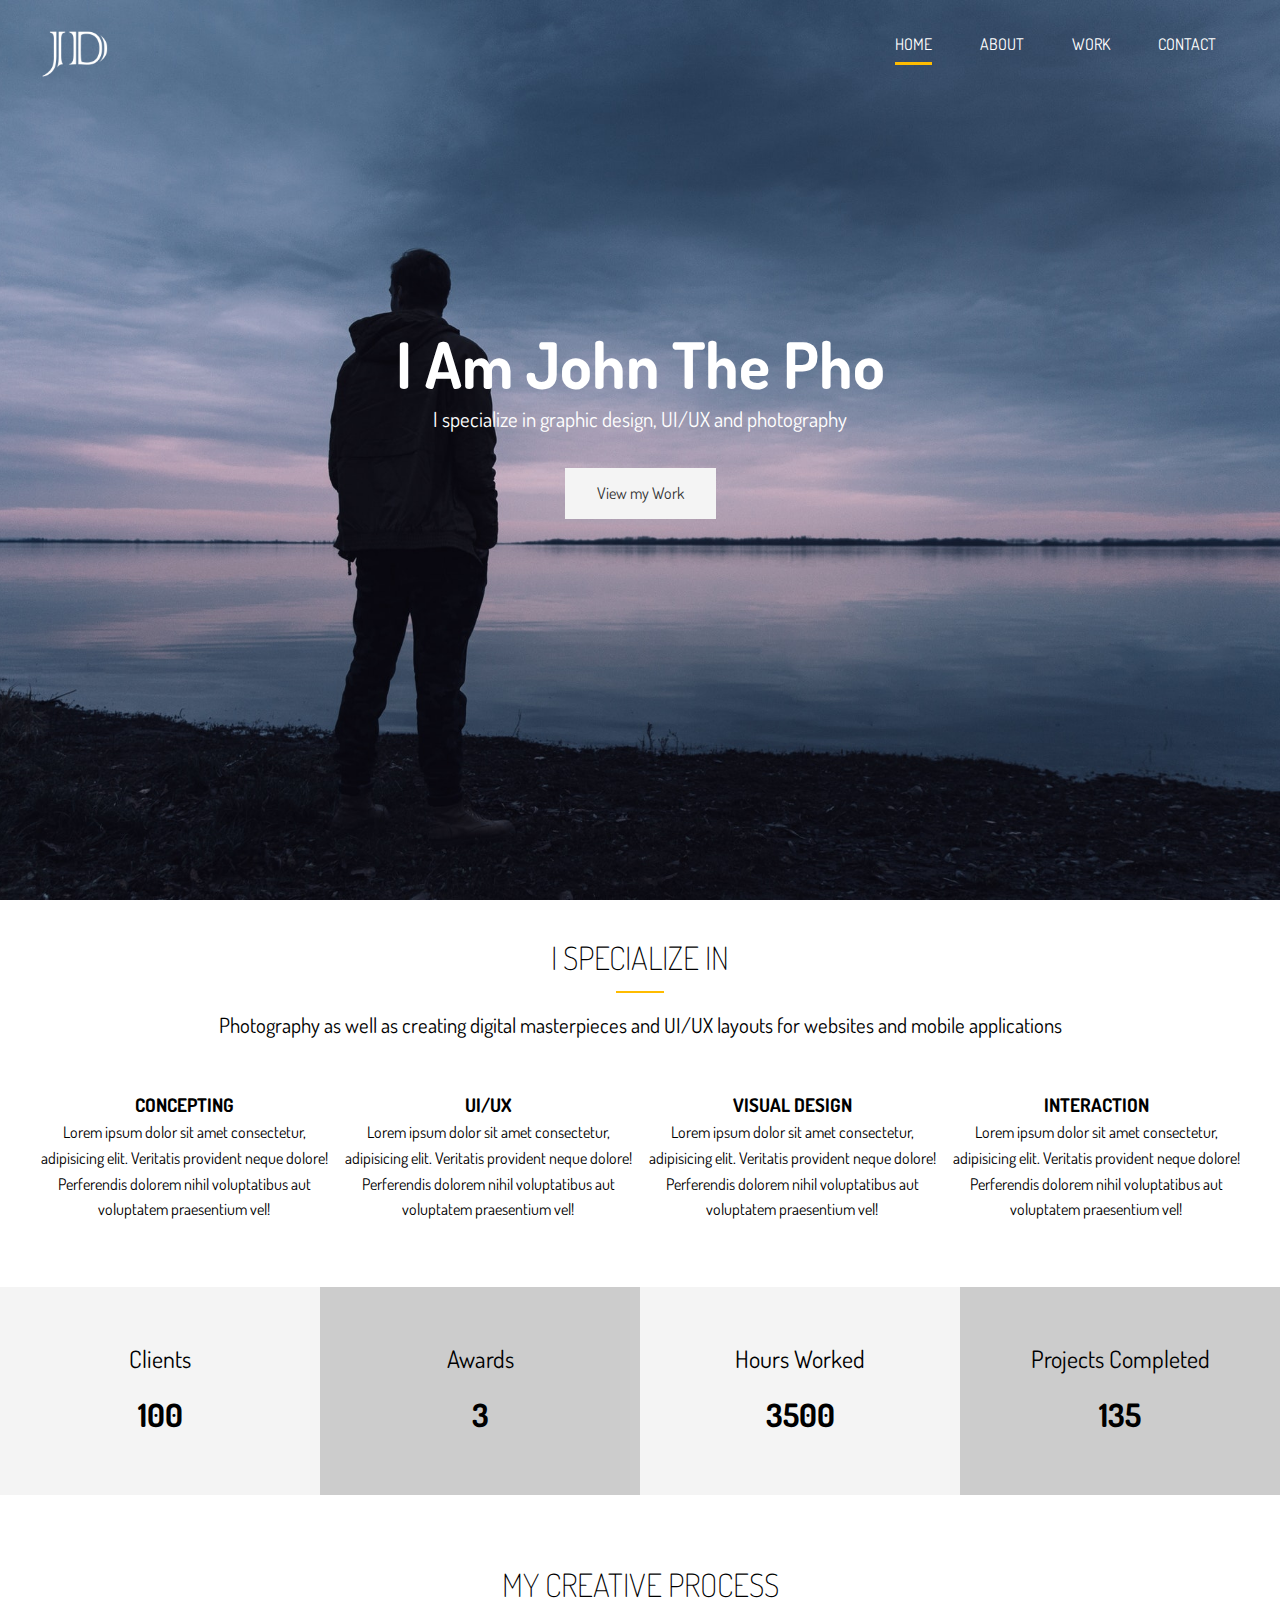
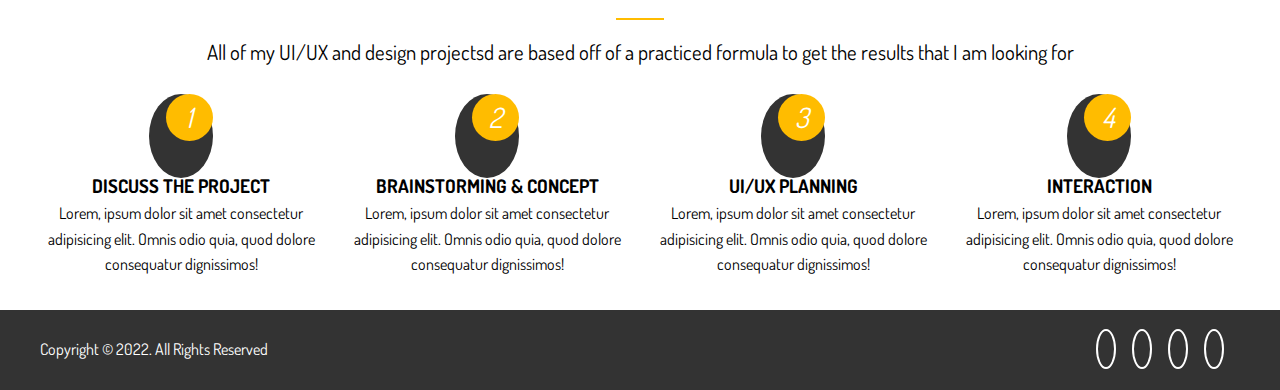
<file: index.html>
<!DOCTYPE html>
<html lang="en">
<head>
    <meta charset="UTF-8">
    <meta http-equiv="X-UA-Compatible" content="IE=edge">
    <meta name="viewport" content="width=device-width, initial-scale=1.0">
    <!-- FontAwesome -->
    <link rel="stylesheet" href="https://cdnjs.cloudflare.com/ajax/libs/font-awesome/6.1.2/css/all.min.css" integrity="sha512-1sCRPdkRXhBV2PBLUdRb4tMg1w2YPf37qatUFeS7zlBy7jJI8Lf4VHwWfZZfpXtYSLy85pkm9GaYVYMfw5BC1A==" crossorigin="anonymous" referrerpolicy="no-referrer" />
    <!-- fonts -->
    <link rel="preconnect" href="https://fonts.googleapis.com">
    <link rel="preconnect" href="https://fonts.gstatic.com" crossorigin>
    <link href="https://fonts.googleapis.com/css2?family=Dosis&display=swap" rel="stylesheet">
    <!-- css -->
    <link rel="stylesheet" href="css/main.css">
    <title>John Doe | UI UX Designer & Photographer</title>
</head>
<body>
    <!-- header -->
    <header id="header-home">
        <div class="container">
            <nav id="main-nav">
                <img src="img/logo.png" alt="My Portfolio" id="logo">
                <ul>
                    <li><a href="index.html" class="current">Home</a></li>
                    <li><a href="about.html">About</a></li>
                    <li><a href="work.html">Work</a></li>
                    <li><a href="contact.html">Contact</a></li>
                </ul>
            </nav>
            <div class="header-content">
                <h1>I Am John The <span class="txt-type" data-wait="3000" data-words='["Photographer", "Designer", "UI/UX Dev"]'></span></h1>
                <p class="lead">I specialize in graphic design, UI/UX and photography</p>
                <a href="work.html" class="btn-light">View my Work</a>
            </div>
        </div>
    </header>

    <!-- Section A: Specializations -->
    <section id="home-a" class="text-center py-2">
        <div class="container">
            <h2 class="section-title">I Specialize In</h2>
            <div class="bottom-line"></div>
            <p class="lead">
                Photography as well as creating digital masterpieces and UI/UX layouts for websites and mobile applications
            </p>
            <div class="specials">
                <div>
                    <i class="fas fa-file-alt fa-2x"></i>
                    <h3>Concepting</h3>
                    <p>Lorem ipsum dolor sit amet consectetur, adipisicing elit. Veritatis provident neque dolore! Perferendis dolorem nihil voluptatibus aut voluptatem praesentium vel!</p>
                </div>
                <div>
                    <i class="fas fa-desktop fa-2x"></i>
                    <h3>UI/UX</h3>
                    <p>Lorem ipsum dolor sit amet consectetur, adipisicing elit. Veritatis provident neque dolore! Perferendis dolorem nihil voluptatibus aut voluptatem praesentium vel!</p>
                </div>
                <div>
                    <i class="fas fa-object-ungroup fa-2x"></i>
                    <h3>Visual Design</h3>
                    <p>Lorem ipsum dolor sit amet consectetur, adipisicing elit. Veritatis provident neque dolore! Perferendis dolorem nihil voluptatibus aut voluptatem praesentium vel!</p>
                </div>
                <div>
                    <i class="fas fa-thumbs-up fa-2x"></i>
                    <h3>Interaction</h3>
                    <p>Lorem ipsum dolor sit amet consectetur, adipisicing elit. Veritatis provident neque dolore! Perferendis dolorem nihil voluptatibus aut voluptatem praesentium vel!</p>
                </div>
            </div>
        </div>
    </section>

    <!-- section B: stats -->
    <section id="home-b" class="text-center py-2">
        <div class="stats">
            <div>
                <ul>
                    <li><i class="fas fa-users fa-3x"></i></li>
                    <li class="stats-title">Clients</li>
                    <li class="stats-number">100</li>
                </ul>
            </div>
            <div>
                <ul>
                    <li><i class="fas fa-award fa-3x"></i></li>
                    <li class="stats-title">Awards</li>
                    <li class="stats-number">3</li>
                </ul>
            </div>
            <div>
                <ul>
                    <li><i class="fas fa-hourglass-start fa-3x"></i></li>
                    <li class="stats-title">Hours Worked</li>
                    <li class="stats-number">3500</li>
                </ul>
            </div>
            <div>
                <ul>
                    <li><i class="fas fa-code-branch fa-3x"></i></li>
                    <li class="stats-title">Projects Completed</li>
                    <li class="stats-number">135</li>
                </ul>
            </div>
        </div>
    </section>

    <!-- section C: process -->
    <section id="home-c" class="text-center py-2">
        <div class="container">
            <h2 class="section-title">My Creative Process</h2>
            <div class="bottom-line"></div>
            <p class="lead">All of my UI/UX and design projectsd are based off of a practiced formula to get the results that I am looking for</p>
            <div class="process">
                <div>
                    <i class="fas fa-file-alt fa-4x process-icon my-2">
                        <div class="process-step">1</div>
                    </i>
                    <h3>Discuss The Project</h3>
                    <p>Lorem, ipsum dolor sit amet consectetur adipisicing elit. Omnis odio quia, quod dolore consequatur dignissimos!</p>
                </div>
                <div>
                    <i class="fas fa-desktop fa-4x process-icon my-2">
                        <div class="process-step">2</div>
                    </i>
                    <h3>Brainstorming & Concept</h3>
                    <p>Lorem, ipsum dolor sit amet consectetur adipisicing elit. Omnis odio quia, quod dolore consequatur dignissimos!</p>
                </div>
                <div>
                    <i class="fas fa-object-ungroup fa-4x process-icon my-2">
                        <div class="process-step">3</div>
                    </i>
                    <h3>UI/UX Planning</h3>
                    <p>Lorem, ipsum dolor sit amet consectetur adipisicing elit. Omnis odio quia, quod dolore consequatur dignissimos!</p>
                </div>
                <div>
                    <i class="fas fa-thumbs-up fa-4x process-icon my-2">
                        <div class="process-step">4</div>
                    </i>
                    <h3>Interaction</h3>
                    <p>Lorem, ipsum dolor sit amet consectetur adipisicing elit. Omnis odio quia, quod dolore consequatur dignissimos!</p>
                </div>
            </div>
        </div>
    </section>

    <!-- footer -->
    <footer id="main-footer">
        <div class="footer-content container">
            <p>Copyright &copy; 2022. All Rights Reserved</p>
            <div class="social">
                <i class="fab fa-twitter"></i>
                <i class="fab fa-facebook"></i>
                <i class="fab fa-instagram"></i>
                <i class="fab fa-linkedin"></i>
            </div>
        </div>
    </footer>

    <script src="js/typewriter.js"></script>
</body>
</html>
</file>
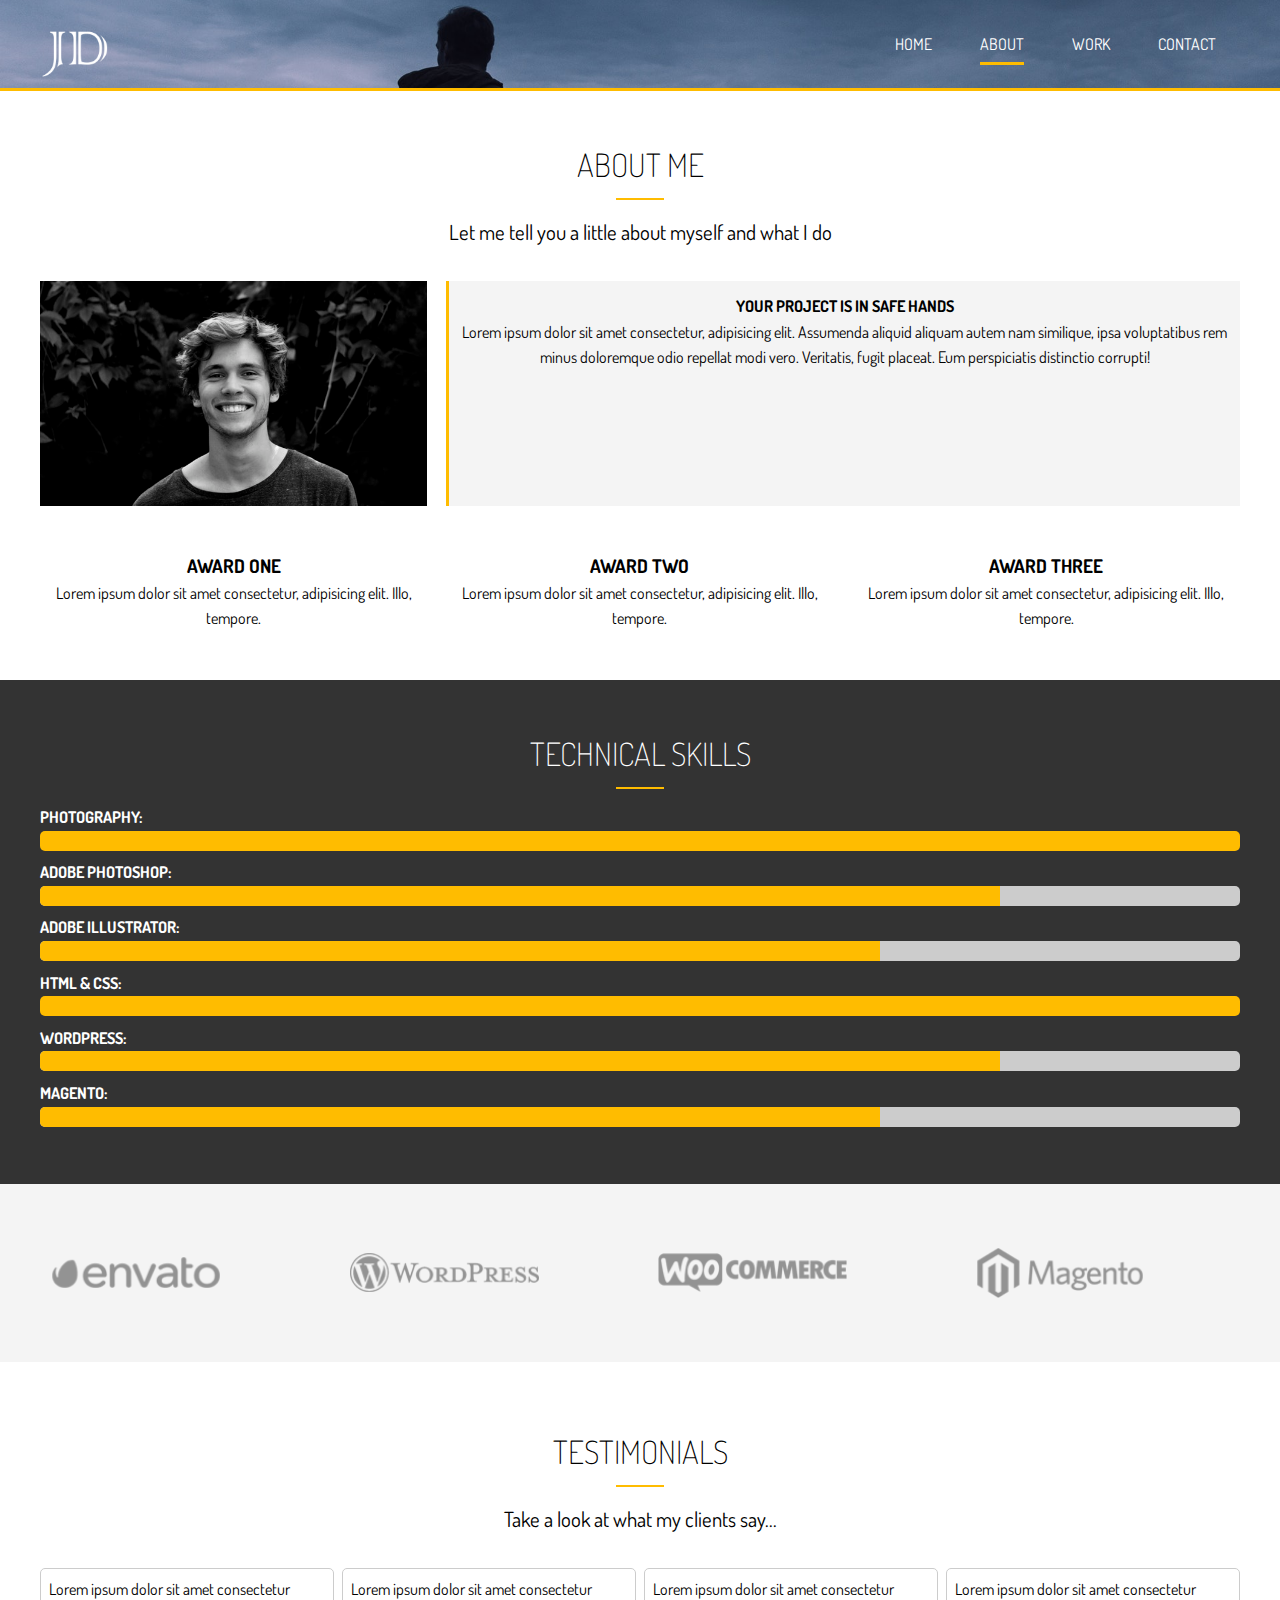
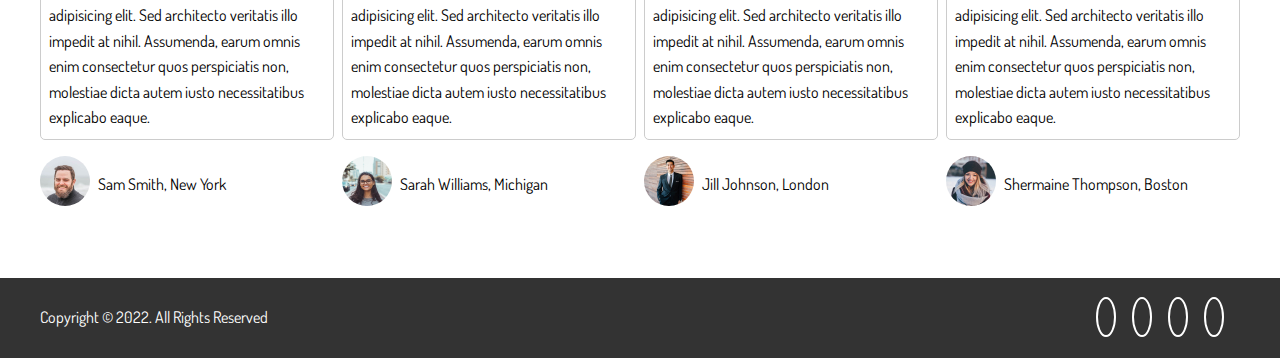
<file: about.html>
<!DOCTYPE html>
<html lang="en">
<head>
    <meta charset="UTF-8">
    <meta http-equiv="X-UA-Compatible" content="IE=edge">
    <meta name="viewport" content="width=device-width, initial-scale=1.0">
    <!-- FontAwesome -->
    <link rel="stylesheet" href="https://cdnjs.cloudflare.com/ajax/libs/font-awesome/6.1.2/css/all.min.css" integrity="sha512-1sCRPdkRXhBV2PBLUdRb4tMg1w2YPf37qatUFeS7zlBy7jJI8Lf4VHwWfZZfpXtYSLy85pkm9GaYVYMfw5BC1A==" crossorigin="anonymous" referrerpolicy="no-referrer" />
    <!-- fonts -->
    <link rel="preconnect" href="https://fonts.googleapis.com">
    <link rel="preconnect" href="https://fonts.gstatic.com" crossorigin>
    <link href="https://fonts.googleapis.com/css2?family=Dosis&display=swap" rel="stylesheet">
    <!-- css -->
    <link rel="stylesheet" href="css/main.css">
    <title>About Me | UI UX Designer & Photographer</title>
</head>
<body>
    <!-- header -->
    <header id="header-inner">
        <div class="container">
            <nav id="main-nav">
                <img src="img/logo.png" alt="My Portfolio" id="logo">
                <ul>
                    <li><a href="index.html">Home</a></li>
                    <li><a href="about.html" class="current">About</a></li>
                    <li><a href="work.html">Work</a></li>
                    <li><a href="contact.html">Contact</a></li>
                </ul>
            </nav>
        </div>
    </header>

    <!-- Section A: Info -->
    <section id="about-a" class="text-center py-3">
        <div class="container">
            <h2 class="section-title">About Me</h2>
            <div class="bottom-line"></div>
            <p class="lead">Let me tell you a little about myself and what I do</p>
            <div class="about-info">
                <img src="img/about.jpg" alt="About Me" class="bio-image">
                <div class="bio bg-light">
                    <h4>Your Project Is In Safe Hands</h4>
                    <p>Lorem ipsum dolor sit amet consectetur, adipisicing elit. Assumenda aliquid aliquam autem nam similique, ipsa voluptatibus rem minus doloremque odio repellat modi vero. Veritatis, fugit placeat. Eum perspiciatis distinctio corrupti!</p>
                </div>
                <div class="award-1">
                    <i class="fas fa-award fa-3x"></i>
                    <h3>Award One</h3>
                    <p>Lorem ipsum dolor sit amet consectetur, adipisicing elit. Illo, tempore.</p>
                </div>
                <div class="award-2">
                    <i class="fas fa-award fa-3x"></i>
                    <h3>Award Two</h3>
                    <p>Lorem ipsum dolor sit amet consectetur, adipisicing elit. Illo, tempore.</p>
                </div>
                <div class="award-3">
                    <i class="fas fa-award fa-3x"></i>
                    <h3>Award Three</h3>
                    <p>Lorem ipsum dolor sit amet consectetur, adipisicing elit. Illo, tempore.</p>
                </div>
            </div>
        </div>
    </section>

    <!-- section B: progress bars -->
    <section id="about-b" class="bg-dark py-3">
        <div class="container">
            <h2 class="section-title">Technical Skills</h2>
            <div class="bottom-line"></div>
            <h4>Photography: </h4>
            <div class="progress">
                <div style="width: 100%"></div>
            </div>
            <h4>Adobe Photoshop: </h4>
            <div class="progress">
                <div style="width: 80%"></div>
            </div>
            <h4>Adobe Illustrator: </h4>
            <div class="progress">
                <div style="width: 70%"></div>
            </div>
            <h4>HTML & CSS: </h4>
            <div class="progress">
                <div style="width: 100%"></div>
            </div>
            <h4>Wordpress: </h4>
            <div class="progress">
                <div style="width: 80%"></div>
            </div>
            <h4>Magento: </h4>
            <div class="progress">
                <div style="width: 70%"></div>
            </div>
        </div>
    </section>
    
    <!-- section C: logos -->
    <section id="about-c" class="py-4 bg-light">
        <div class="container">
            <div class="about-logos">
                <img src="img/about-logos/logo-envato.png" alt="">
                <img src="img/about-logos/logo-wordpress.png" alt="">
                <img src="img/about-logos/logo-woocommerce.png" alt="">
                <img src="img/about-logos/logo-magento.png" alt="">
            </div>
        </div>
    </section>

    <!-- section D: testimonials -->
    <section id="about-d" class="py-4">
        <div class="container">
            <h2 class="section-title">Testimonials</h2>
            <div class="bottom-line"></div>
            <p class="lead text-center">Take a look at what my clients say...</p>
            <div class="testimonials">
                <div>
                    <p>Lorem ipsum dolor sit amet consectetur adipisicing elit. Sed architecto veritatis illo impedit at nihil. Assumenda, earum omnis enim consectetur quos perspiciatis non, molestiae dicta autem iusto necessitatibus explicabo eaque.</p>

                    <ul>
                        <li><img src="img/testimonials/person1.jpg" alt="" ></li>
                        <li>Sam Smith, New York</li>
                    </ul>
                </div>
                <div>
                    <p>Lorem ipsum dolor sit amet consectetur adipisicing elit. Sed architecto veritatis illo impedit at nihil. Assumenda, earum omnis enim consectetur quos perspiciatis non, molestiae dicta autem iusto necessitatibus explicabo eaque.</p>

                    <ul>
                        <li><img src="img/testimonials/person2.jpg" alt="" ></li>
                        <li>Sarah Williams, Michigan</li>
                    </ul>
                </div>
                <div>
                    <p>Lorem ipsum dolor sit amet consectetur adipisicing elit. Sed architecto veritatis illo impedit at nihil. Assumenda, earum omnis enim consectetur quos perspiciatis non, molestiae dicta autem iusto necessitatibus explicabo eaque.</p>

                    <ul>
                        <li><img src="img/testimonials/person3.jpg" alt="" ></li>
                        <li>Jill Johnson, London</li>
                    </ul>
                </div>
                <div>
                    <p>Lorem ipsum dolor sit amet consectetur adipisicing elit. Sed architecto veritatis illo impedit at nihil. Assumenda, earum omnis enim consectetur quos perspiciatis non, molestiae dicta autem iusto necessitatibus explicabo eaque.</p>

                    <ul>
                        <li><img src="img/testimonials/person4.jpg" alt="" ></li>
                        <li>Shermaine Thompson, Boston</li>
                    </ul>
                </div>
            </div>
        </div>
    </section>

    <!-- footer -->
    <footer id="main-footer">
        <div class="footer-content container">
            <p>Copyright &copy; 2022. All Rights Reserved</p>
            <div class="social">
                <i class="fab fa-twitter"></i>
                <i class="fab fa-facebook"></i>
                <i class="fab fa-instagram"></i>
                <i class="fab fa-linkedin"></i>
            </div>
        </div>
    </footer>

    
</body>
</html>
</file>
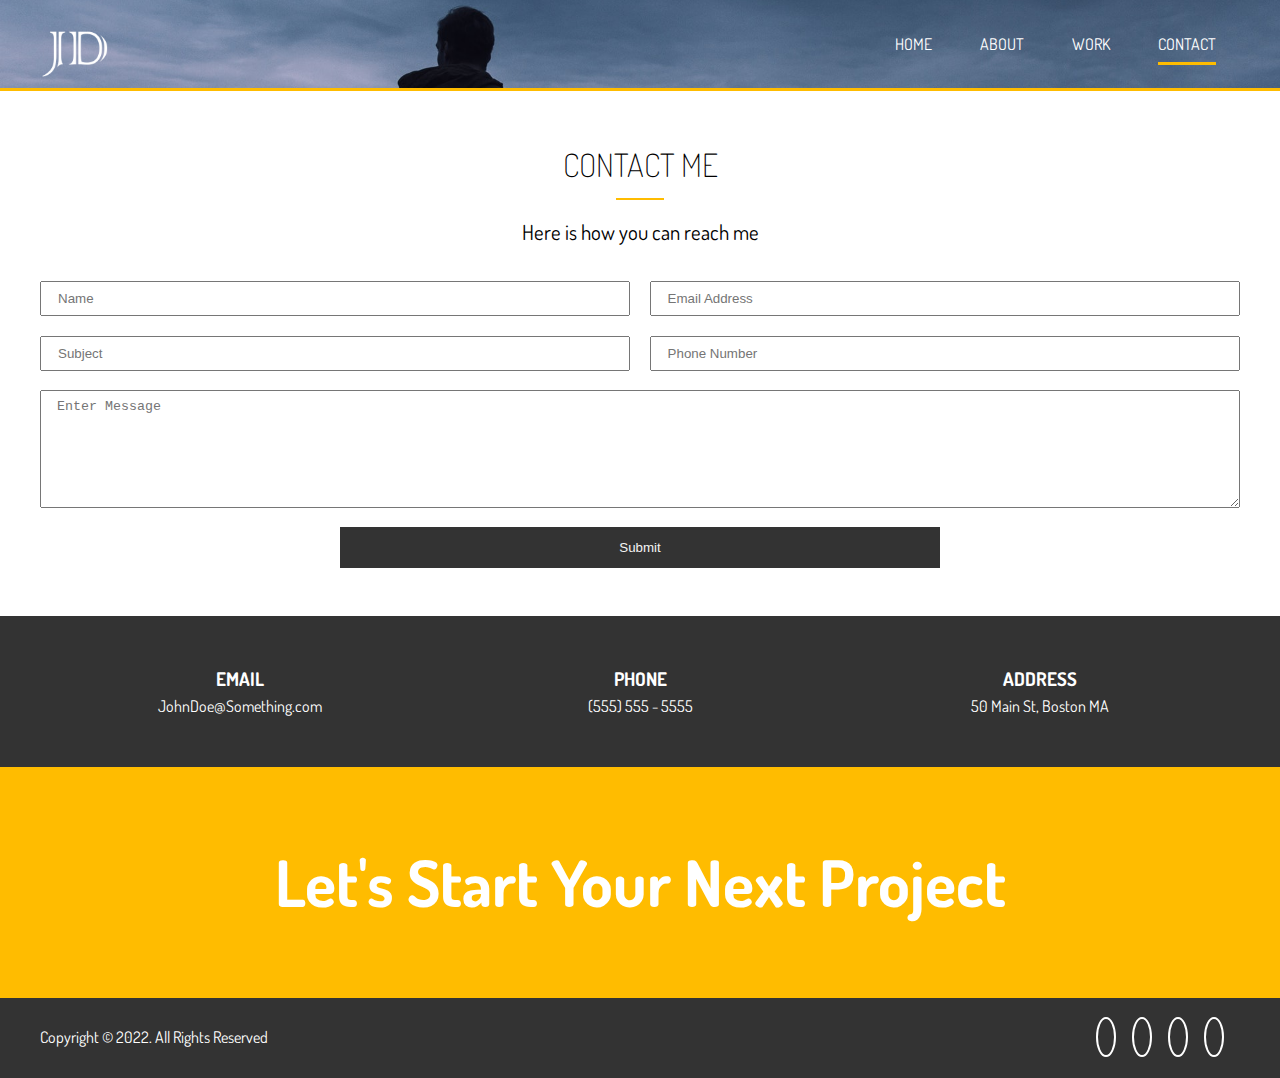
<file: contact.html>
<!DOCTYPE html>
<html lang="en">
<head>
    <meta charset="UTF-8">
    <meta http-equiv="X-UA-Compatible" content="IE=edge">
    <meta name="viewport" content="width=device-width, initial-scale=1.0">
    <!-- FontAwesome -->
    <link rel="stylesheet" href="https://cdnjs.cloudflare.com/ajax/libs/font-awesome/6.1.2/css/all.min.css" integrity="sha512-1sCRPdkRXhBV2PBLUdRb4tMg1w2YPf37qatUFeS7zlBy7jJI8Lf4VHwWfZZfpXtYSLy85pkm9GaYVYMfw5BC1A==" crossorigin="anonymous" referrerpolicy="no-referrer" />
    <!-- fonts -->
    <link rel="preconnect" href="https://fonts.googleapis.com">
    <link rel="preconnect" href="https://fonts.gstatic.com" crossorigin>
    <link href="https://fonts.googleapis.com/css2?family=Dosis&display=swap" rel="stylesheet">
    <!-- css -->
    <link rel="stylesheet" href="css/main.css">
    <title>Contact Me | UI UX Designer & Photographer</title>
</head>
<body>
    <!-- header -->
    <header id="header-inner">
        <div class="container">
            <nav id="main-nav">
                <img src="img/logo.png" alt="My Portfolio" id="logo">
                <ul>
                    <li><a href="index.html">Home</a></li>
                    <li><a href="about.html">About</a></li>
                    <li><a href="work.html">Work</a></li>
                    <li><a href="contact.html" class="current">Contact</a></li>
                </ul>
            </nav>
        </div>
    </header>

    <!-- Section A: Contact Form -->
    <section id="contact-a" class="text-center py-3">
        <div class="container">
            <h2 class="section-title">Contact Me</h2>
            <div class="bottom-line"></div>
            <p class="lead">Here is how you can reach me</p>
            <form method="POST" data-netlify="true">
                <div class="text-fields">
                    <input type="text" class="text-input name-input" placeholder="Name" name="name">
                    <input type="text" class="text-input subject-input" placeholder="Subject" name="subject">
                    <input type="email" class="text-input email-input" placeholder="Email Address" name="email">
                    <input type="text" class="text-input phone-input" placeholder="Phone Number" name="phone">
                    <textarea class="text-input message-input" placeholder="Enter Message" name="message"></textarea>
                </div>
                <button type="submit" class="btn-dark">Submit</button>
            </form>
        </div>
    </section>

    <!-- section B: contact info -->
    <section id="contact-b" class="py-3 bg-dark">
        <div class="container">
            <div class="contact-info text-center">
                <div>
                    <i class="fas fa-envelope fa-2x"></i>
                    <h3>Email</h3>
                    <p>JohnDoe@Something.com</p>
                </div>
                <div>
                    <i class="fas fa-phone fa-2x"></i>
                    <h3>phone</h3>
                    <p>(555) 555 - 5555</p>
                </div>
                <div>
                    <i class="fas fa-address-card fa-2x"></i>
                    <h3>Address</h3>
                    <p>50 Main St, Boston MA</p>
                </div>
            </div>
        </div>
    </section>

    <!-- section C: tagline -->
    <section id="contact-c" class="bg-main py-4">
        <div class="container">
            <h1 class="text-center">Let's Start Your Next Project</h1>
        </div>
    </section>

    <!-- footer -->
    <footer id="main-footer">
        <div class="footer-content container">
            <p>Copyright &copy; 2022. All Rights Reserved</p>
            <div class="social">
                <i class="fab fa-twitter"></i>
                <i class="fab fa-facebook"></i>
                <i class="fab fa-instagram"></i>
                <i class="fab fa-linkedin"></i>
            </div>
        </div>
    </footer>

    
</body>
</html>
</file>
<file: css/main.css>
.container {
  max-width: 1200px;
  padding: 0 1.5rem;
  margin: auto;
  overflow: hidden; }

.btn-main, .btn-light, .btn-dark {
  display: inline-block;
  padding: 0.8rem 2rem;
  transition: all 0.5s;
  border: none;
  cursor: pointer; }

.btn-main {
  color: #333;
  background-color: #ffbc00; }

.btn-light {
  color: #333;
  background-color: #f4f4f4; }

.btn-dark {
  color: #f4f4f4;
  background-color: #333; }

button[class^="btn-"]:hover,
a[class^="btn-"]:hover,
input[class^="btn-"]:hover {
  background: #ffbc00; }

.bg-main {
  background: #ffbc00;
  color: #fff; }

.bg-dark {
  background: #333;
  color: #fff; }

.bg-light {
  background: #f4f4f4;
  color: #000; }

.bg-medium {
  background: #ccc;
  color: #000; }

.lead {
  font-size: 1.3rem;
  margin-bottom: 2rem; }

.text-center {
  text-align: center; }

.py-1 {
  padding: 1rem 0; }

.py-2 {
  padding: 2rem 0; }

.py-3 {
  padding: 3rem 0; }

.py-4 {
  padding: 4rem 0; }

.my-1 {
  margin: 1rem 0; }

.my-2 {
  margin: 2rem 0; }

.my-3 {
  margin: 3rem 0; }

.my-4 {
  margin: 4rem 0; }

.section-title {
  font-size: 2rem;
  display: block;
  padding-bottom: 0.5rem;
  text-align: center;
  font-weight: 100;
  text-transform: uppercase; }

.bottom-line {
  height: 2px;
  width: 3rem;
  background: #ffbc00;
  display: block;
  margin: 0 auto 1rem auto; }

.items {
  display: grid;
  grid-template-columns: repeat(3, 1fr);
  box-shadow: 0 5px 10px 0 rgba(0, 0, 0, 0.3); }

.item {
  position: relative;
  background: #ffbc00;
  overflow: hidden; }
  .item:after {
    content: '';
    position: absolute;
    display: block;
    background: #ffbc00;
    opacity: 0.9;
    top: 0;
    left: 0;
    width: 100%;
    height: 100%;
    transform: scale(2) translateX(-75%) translateY(-75%) rotate(-28deg);
    transition: transform 3s cubic-bezier(0.2, 1, 0.3, 1); }
  .item:hover:after {
    transform: scale(2) translateX(0) translateY(0) rotate(-28deg); }
  .item:hover .item-image {
    transform: scale(1.2); }
  .item:hover .item-text {
    opacity: 1;
    transform: translateY(0); }
  .item-image {
    height: auto;
    transform: translateZ(0);
    display: block;
    transition: transform 750ms cubic-bezier(0.2, 1, 0.3, 1); }
  .item-image::before {
    content: '';
    display: block;
    padding-top: 75%;
    overflow: hidden; }
  .item-image img {
    position: absolute;
    top: 0;
    left: 0;
    width: 100%;
    height: auto;
    line-height: 0; }
  .item-text {
    position: absolute;
    top: 0;
    left: 0;
    bottom: 0;
    right: 0;
    opacity: 0;
    text-align: center;
    z-index: 1;
    color: #fff;
    transform: translateY(-20%);
    transition: opacity 500ms cubic-bezier(0.2, 1, 0.3, 1), transform 500ms cubic-bezier(0.2, 1, 0.3, 1);
    transition-delay: 350ms; }
  .item-text-wrap {
    position: absolute;
    width: 100%;
    top: 50%;
    transform: translateY(-50%); }
  .item-text-title {
    font-size: 2rem;
    padding: 0 1rem;
    margin-top: 5px; }
  .item-text-category {
    text-transform: uppercase;
    font-size: 1.2rem;
    opacity: 0.7;
    margin: 0; }

* {
  margin: 0;
  padding: 0; }

body {
  font-family: 'Dosis', sans-serif;
  line-height: 1.6;
  background: #fff; }

a {
  text-decoration: none;
  color: #333; }

ul {
  list-style: none; }

h2, h3, h4 {
  text-transform: uppercase; }

img {
  width: 100%; }

#logo {
  width: 70px;
  height: 70px;
  color: #fff;
  text-transform: uppercase; }

#main-nav {
  display: flex;
  justify-content: space-between;
  padding-top: 1rem; }
  #main-nav ul {
    display: flex; }
  #main-nav li {
    padding: 1rem 1.5rem; }
  #main-nav a {
    text-decoration: none;
    color: #fff;
    text-transform: uppercase;
    border-bottom: 3px transparent solid;
    padding-bottom: 0.5rem;
    transition: border-color 0.5s; }
    #main-nav a:hover {
      border-color: #ccc; }
    #main-nav a.current {
      border-color: #ffbc00; }

#header-home {
  background: url("../img/showcase.jpg") no-repeat center right/cover;
  height: 100vh;
  color: #fff; }
  #header-home .header-content {
    text-align: center;
    padding-top: 20%; }
    #header-home .header-content h1 {
      font-size: 4rem;
      line-height: 1.2; }

#header-inner {
  background: url("../img/showcase.jpg") no-repeat 20% 30%/cover;
  height: 5.5rem;
  border-bottom: 3px solid #ffbc00; }

#home-a .specials {
  margin-top: 3rem;
  display: grid;
  gap: 1rem;
  grid-template-columns: repeat(4, 1fr); }
  #home-a .specials .fas {
    color: #ffbc00;
    padding-bottom: 0.4rem; }

#home-b .stats {
  display: grid;
  grid-template-columns: repeat(4, 1fr); }
  #home-b .stats li {
    line-height: 2; }
    #home-b .stats li.stats-title {
      font-size: 1.5rem; }
    #home-b .stats li.stats-number {
      font-size: 2rem;
      font-weight: bold; }
  #home-b .stats div {
    padding: 3rem 0; }
    #home-b .stats div:nth-child(odd) {
      background: #f4f4f4; }
    #home-b .stats div:nth-child(even) {
      background: #ccc; }

#home-c .process {
  display: grid;
  grid-template-columns: repeat(4, 1fr);
  gap: 1.5rem;
  text-align: center; }
  #home-c .process-step {
    position: absolute;
    top: 0;
    right: 0;
    font-size: 28px;
    background: #ffbc00;
    color: #fff;
    border-radius: 50%;
    height: 15px;
    width: 15px;
    line-height: 15px;
    padding: 1rem;
    transition: all 1s; }
  #home-c .process-icon {
    border-radius: 50%;
    background: #333;
    color: #fff;
    padding: 2rem;
    width: 70px;
    height: 70px;
    line-height: 70px;
    text-align: center;
    position: relative;
    transition: all 1s; }
    #home-c .process-icon:hover {
      background: #ffbc00;
      width: 90px;
      height: 90px;
      line-height: 90px; }
      #home-c .process-icon:hover .process-step {
        background: #333;
        color: #fff; }

#about-a .about-info {
  display: grid;
  grid-template-areas: 'bioimage bio bio' 'aw1 aw2 aw3';
  gap: 1.2rem; }

#about-a .bio-image {
  grid-area: bioimage; }

#about-a .bio {
  grid-area: bio;
  border-left: 3px solid #ffbc00;
  padding: 0.8rem; }

#about-a .award-1 {
  grid-area: aw1; }

#about-a .award-2 {
  grid-area: aw2; }

#about-a .award-3 {
  grid-area: aw3; }

#about-a .award-1 .fas,
#about-a .award-2 .fas,
#about-a .award-3 .fas {
  color: #ffbc00;
  margin: 1rem; }

#about-b .progress {
  overflow: hidden;
  height: 20px;
  background: #ccc;
  border-radius: 5px;
  margin-bottom: 0.6rem; }
  #about-b .progress div {
    height: 100%;
    color: #fff;
    text-align: center;
    background: #ffbc00; }

#about-c .about-logos {
  display: grid;
  grid-template-columns: repeat(4, 1fr);
  gap: 2rem; }
  #about-c .about-logos img {
    width: 70%; }

#about-d .testimonials {
  display: grid;
  grid-template-columns: repeat(4, 1fr);
  gap: 0.5rem; }
  #about-d .testimonials ul {
    list-style: none;
    margin-top: 1rem;
    display: flex;
    align-items: center; }
  #about-d .testimonials p {
    border: 1px solid #ccc;
    border-radius: 5px;
    padding: 0.5rem; }
  #about-d .testimonials img {
    width: 50px;
    height: 50px;
    border-radius: 50%;
    margin-right: 0.5rem; }

#contact-a .text-fields {
  display: grid;
  grid-template-areas: 'name email' 'subject phone' 'message message';
  gap: 1.2rem;
  margin-bottom: 1.2rem; }
  #contact-a .text-fields .name-input {
    grid-area: name; }
  #contact-a .text-fields .suibject-input {
    grid-area: suibject; }
  #contact-a .text-fields .email-input {
    grid-area: email; }
  #contact-a .text-fields .phone-input {
    grid-area: phone; }
  #contact-a .text-fields .message-input {
    grid-area: message;
    height: 100px; }
  #contact-a .text-fields .text-input {
    padding: 0.5rem 1rem; }

#contact-a button[type='submit'] {
  width: 50%; }

#contact-b .contact-info {
  display: grid;
  grid-template-columns: repeat(3, 1fr); }

#contact-c h1 {
  font-size: 4rem; }

#main-footer {
  background: #333;
  color: #fff;
  height: 5rem; }
  #main-footer .footer-content {
    display: flex;
    justify-content: space-between;
    height: 5rem;
    align-items: center; }
    #main-footer .footer-content .social .fab {
      margin-right: 1rem;
      border: 2px #fff solid;
      border-radius: 50%;
      height: 20px;
      width: 20px;
      line-height: 20px;
      text-align: center;
      padding: 0.5rem; }
      #main-footer .footer-content .social .fab:hover {
        background: #ffbc00; }

@media (max-width: 800px) {
  #header-home {
    height: 30rem; }
    #header-home .header-content {
      padding-top: 5rem; } }

@media (max-width: 500px) {
  #main-nav {
    flex-direction: column;
    align-items: center; }
    #main-nav li {
      padding: 1rem; }
  #header-home {
    height: 10rem;
    border-bottom: 3px solid #ffbc00;
    background-position: 20% 30%; }
    #header-home .header-content {
      display: none; }
  #header-inner {
    height: 10rem; }
  #home-a .specials,
  #home-b .stats,
  #home-c .process,
  #about-d .testimonials,
  .items,
  #contact-b .contact-info {
    grid-template-columns: 1fr; }
  #home-a .specials div {
    border-bottom: 1px #f4f4f4 solid;
    padding-bottom: 1rem; }
    #home-a .specials div:last-child {
      border: none;
      padding-bottom: 0; }
  #home-b .stats div {
    padding: 2rem 0 1rem; }
  #about-a .about-info {
    grid-template-areas: 'bioimage' 'bio' 'aw1' 'aw2' 'aw3'; }
  #about-c {
    display: none; }
  #contact-a .text-fields {
    grid-template-areas: 'name' 'subject' 'email' 'phone' 'message'; }
  #contact-b div {
    margin-bottom: 1rem;
    padding-bottom: 1rem;
    border-bottom: 1px #555 solid; }
    #contact-b div:last-child {
      border: none;
      margin-bottom: 0;
      padding-bottom: 0; }
  #contact-c h1 {
    font-size: 2rem; }
  #main-footer {
    height: 7rem; }
    #main-footer .footer-content {
      flex-direction: column;
      padding: 1rem;
      height: 5rem; } }

@media (max-height: 580px) {
  #header-home .header-content {
    padding-top: 3rem; } }

@media (max-height: 330px) {
  #header-home .header-content h1 {
    font-size: 2rem; } }
</file>
